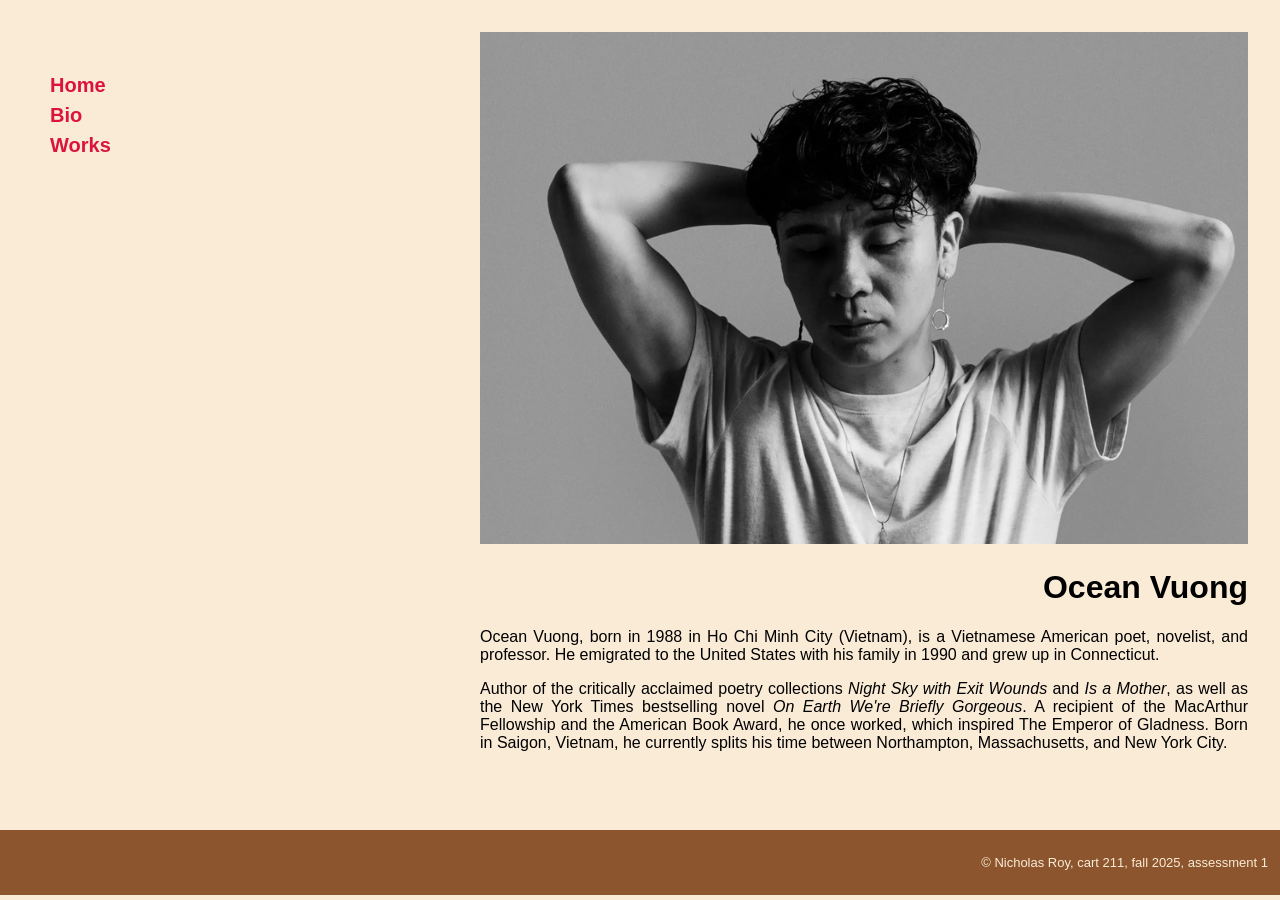
<file: assignment3/index.html>
<!DOCTYPE html>
<html lang='en'>
<head>
    <meta charset='utf-8'>
    <meta name='viewport' content='width=device-width, initial-scale=1'>
    <title>Ocean Vuong</title>
    <link rel='stylesheet' href='style.css'>
    <meta name="description" content="Explore the work of Ocean Vuong">
    <meta property="og:title" content="Ocean Vuong, award winning poet and novelist, author of 'On Earth We're Briefly Gorgeous' and 'Time Is a Mother.'">
    <meta property="og:description" content="Ocean Vuong, award winning poet and novelist, author of 'On Earth We're Briefly Gorgeous' and 'Time Is a Mother', explore love, loss, and identity with profound beauty"> 
    <meta name="author" content="Nicholas Roy">
    <meta name="copyright" content="copyright Nicholas Roy, student project, 2026">
</head>
<body>
    <div id="nav-pannel">
        <a href="./index.html">Home</a><br>
        <a href="./bio-page.html">Bio</a><br>
        <a href="./works-page.html">Works</a><br>
    </div>
    <div id="mainPage">
        <header class="">
            <img src="assets/Home.jpg" alt="self portrait of Vuong">
            <h1>Ocean Vuong</h1>
        </header>
        <main>
            <p>Ocean Vuong, born in 1988 in Ho Chi Minh City (Vietnam), is a Vietnamese American poet, novelist, and professor. He emigrated to the United States with his family in 1990 and grew up in Connecticut.</p>
            <p>Author of the critically acclaimed poetry collections <em>Night Sky with Exit Wounds</em> and <em>Is a Mother</em>, as well as the New York Times bestselling novel <em>On Earth We're Briefly Gorgeous</em>. A recipient of the MacArthur Fellowship and the American Book Award, he once worked, which inspired The Emperor of Gladness. Born in Saigon, Vietnam, he currently splits his time between Northampton, Massachusetts, and New York City.</p>
        </main>
    </div>
    <footer>
        <p>© Nicholas Roy, cart 211, fall 2025, assessment 1</p>
    </footer>
    
</body>
</html>
</file>
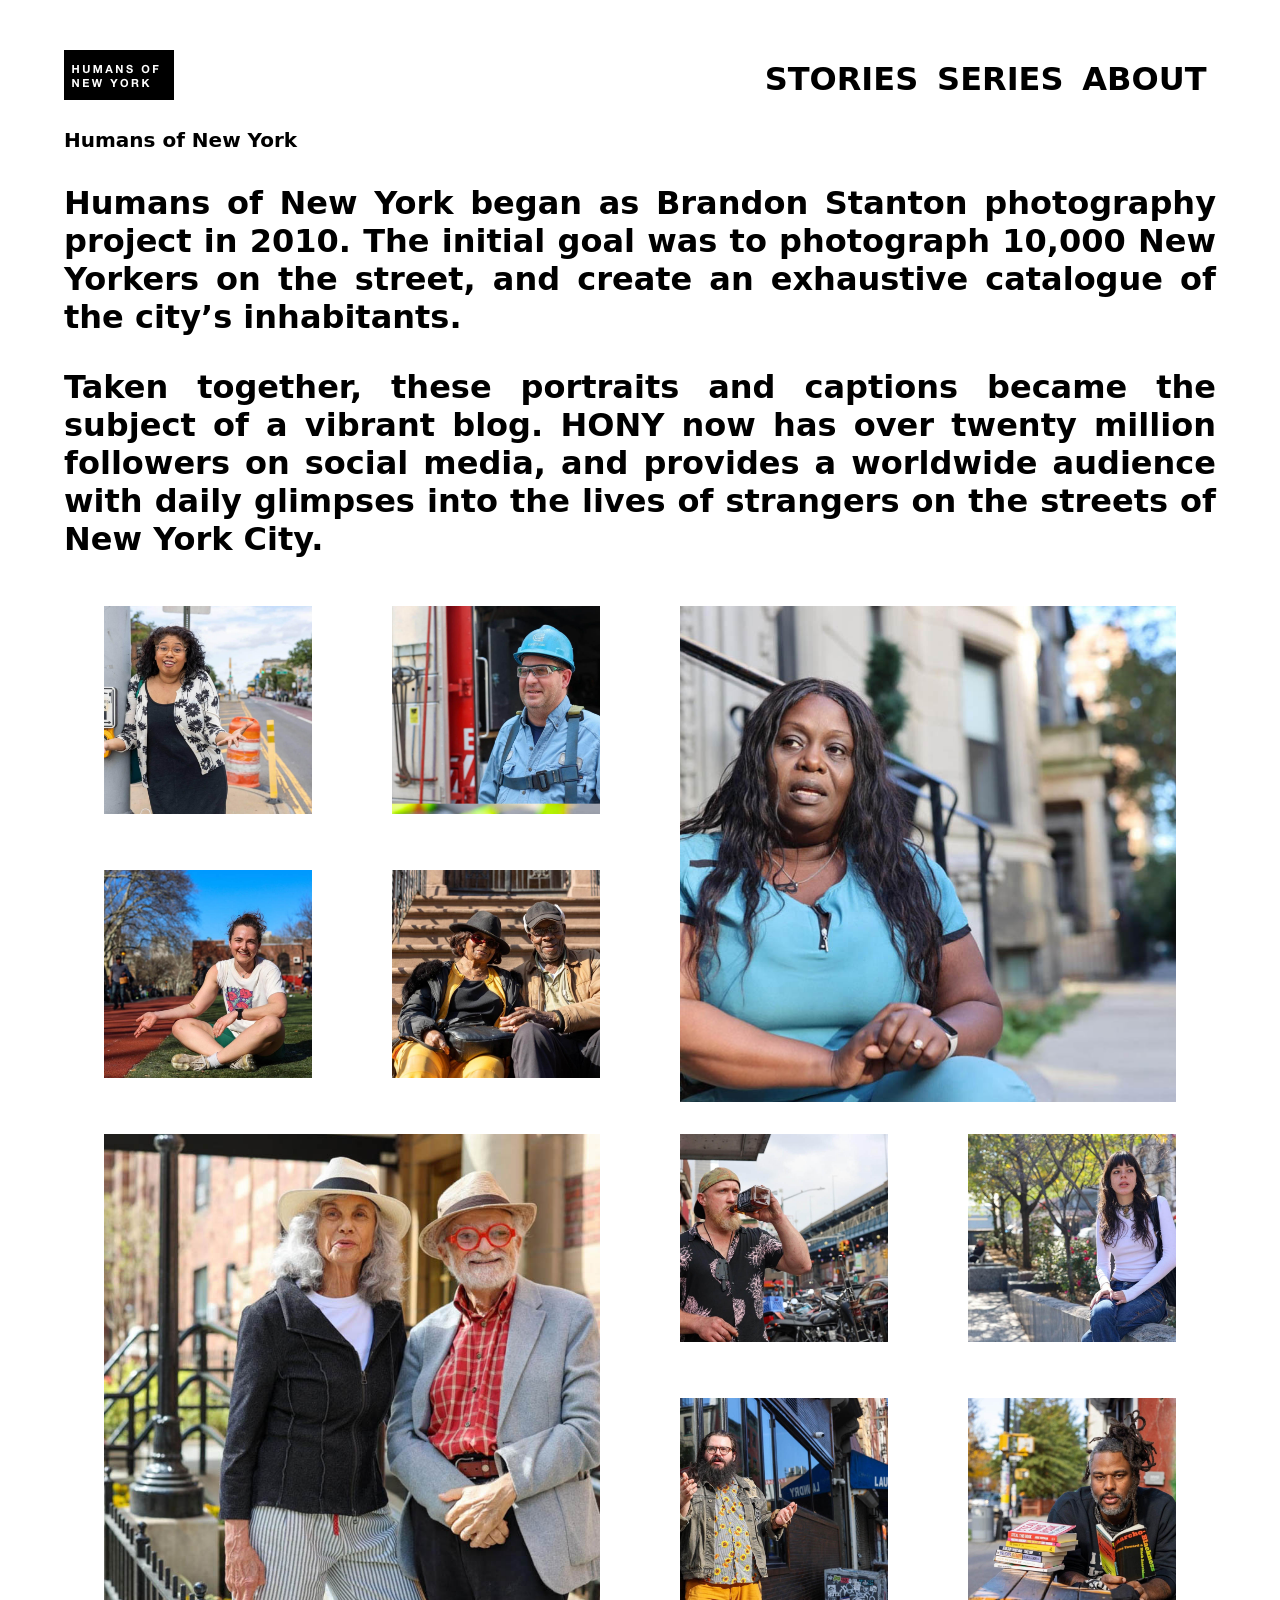
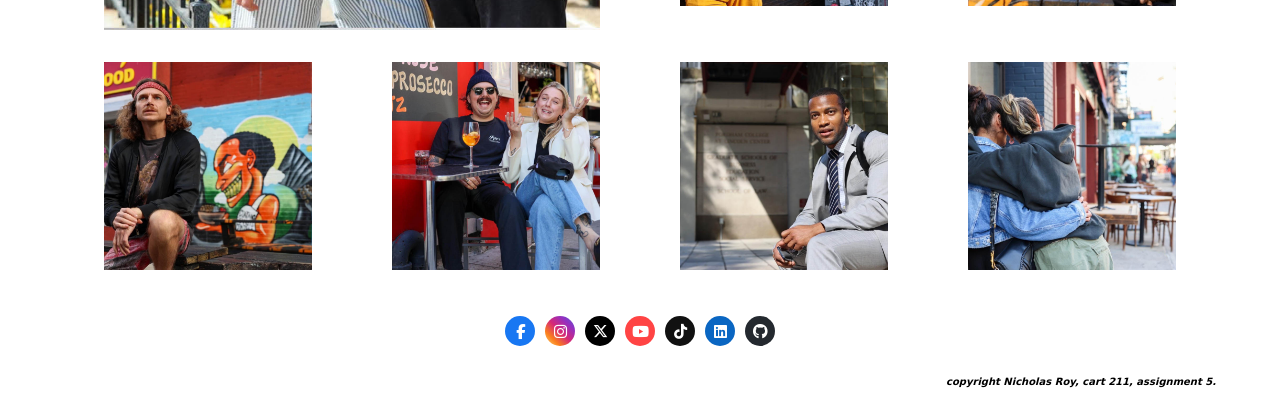
<file: assignment5/index.html>
<!DOCTYPE html>
<html lang="en">

<head>
    <meta charset="UTF-8">
    <meta name="viewport" content="width=device-width, initial-scale=1.0">
    <title>Humans of New York</title>

    <meta name="description" content="A Humans of New York Story. Course excerise (CART 211) exploring semantic HTML, 
    CSS grid and accesible media presentation">

    <meta property="og:type" content="article">
    <meta property="og:title" content="Humans of New York">
    <meta property="og:description" content="A Humans of New York story for CART 211">

    <meta property="og:url" content="https://hybrid.concordia.ca/btodd/humans.html">
    <meta property="og:image" content="https://hybrid.concordia.ca/btodd/humans/assets/america_pageant_og.jpg">

    <meta property="og:image:width" content="1200">
    <meta property="og:image:height" content="630">
    <meta property="og:image:alt" content="Portrait associated with the American Pageant Story">

    <meta name="twitter:card" content="summary_large_image">
    <meta name="twitter:title" content="A Humans of New York story for CART 211">
    <meta name="twitter:description" content="A Humans of New York story for CART 211">
    <meta name="twitter:image" content="insert image here">

    <!-- identifies the preferred URL for this page to search engines -->

    <link rel="canonical" href="put url here">

    <!-- adds a small icon to the browser tab -->
    <link rel="icon" href="Asst5/assets/icons8-favicon-50.png">

    <meta name="author" content="your name">
    <meta name="copyright" content="Nicholas Roy, student project. etc">

    <!-- stylesheet link -->

    <link rel="stylesheet" href="styles.css">

    <!-- Google Fonts -->
    <link rel="preconnect" href="https://fonts.googleapis.com">
    <link rel="preconnect" href="https://fonts.gstatic.com" crossorigin>
    <link
        href="https://fonts.googleapis.com/css2?family=Audiowide&family=Doto:wght@100..900&family=Roboto:ital,wght@0,100..900;1,100..900&display=swap"
        rel="stylesheet">

    <!-- Loads Font Awesome, a library of ready main assets -->

    <link rel="stylesheet" href="https://cdnjs.cloudflare.com/ajax/libs/font-awesome/6.7.2/css/all.min.css">

</head>



<body>

    <div id="wrapper">

        <header>
            <nav>
                <div class="logo">
                    <a href="#">
                        <img src="Asst5/assets/logo.png" alt="logo" width="110" height="50">

                    </a>



                </div>

                <div class="menu1">
                    <button type="button" class="close-menu" aria-label="Close Navigation Menu">
                        &times;
                    </button>

                    <a href="story.html" class="menu1">STORIES</a>
                    <a href="#" class="menu1">SERIES</a>
                    <a href="index.html" class="menu1">ABOUT</a>

                </div>

                <!-- Hamburger button: displayed on mobile and tabelt screens -->
                <div class="hamburger-menu">
                    <button type="button" aria-label="Open Navigation Menu">
                        <!-- font awesome displays the three horiz menu lines -->
                        <span class="fa fa-bars" aria-hidden="true">

                        </span>
                    </button>
                </div>


            </nav>

        </header>

        <!-- SECTION: Groups the main content of the page -->
        <section>

            <!-- ARTICLE: Contains a related piece of written and visual content. -->
            <article>
                <h1> Humans of New York</h1>
                <p class="intro">
                    Humans of New York began as Brandon Stanton photography project in 2010. The initial goal was to
                    photograph 10,000 New
                    Yorkers on the street, and create an exhaustive catalogue of the city’s inhabitants.



                </p>

                <p class="intro">
                    Taken together, these portraits and captions became the subject of a vibrant blog. HONY now has over
                    twenty million
                    followers on social media, and provides a worldwide audience with daily glimpses into the lives of
                    strangers on the
                    streets of New York City.


                </p>

                <!-- IMAGE GALLERY: 

               The pict class creates the CSS grid layout. 
               Each figure is one gallery item.
               Class im1 through im14 let css position images at different sizes to create an asymmetrtical collage -->

                <div class="pict">

                    <!-- Figure 1: image, link and caption -->

                    <figure class="im1">
                        <a href="story1.html">
                            <img src="Asst5/assets/america_pageant.jpg" class="im" alt="America Pageant Portrait">

                        </a>

                        <!-- Caption shown over the image using CSS -->

                        <div class="hover-text">America Pageant</div>


                    </figure>

                    <!-- Figure 2: -->

                    <figure class="im2">
                        <a href="story1.html">
                            <img src="Asst5/assets/Chipwich_guy.jpg" class="im" alt="Chipwich Guy Portrait">

                        </a>

                        <!-- Caption shown over the image using CSS -->

                        <div class="hover-text">Chipwich Guy</div>


                    </figure>

                    <!-- Figure 3: -->

                    <figure class="im3">
                        <a href="story1.html">
                            <img src="Asst5/assets/end_of_life_patient.jpg" class="im"
                                alt="End of life Patient Portrait">

                        </a>

                        <!-- Caption shown over the image using CSS -->

                        <div class="hover-text">End of life Patient</div>


                    </figure>

                    <!-- Figure 4 -->

                    <figure class="im4">
                        <a href="story1.html">
                            <img src="Asst5/assets/fake_sport.jpg" class="im" alt="Fake Sport Story Portrait">

                        </a>

                        <!-- Caption shown over the image using CSS -->

                        <div class="hover-text">Fake Sport Story Portrait</div>


                    </figure>

                    <!-- Figure 5 -->

                    <figure class="im5">
                        <a href="story1.html">
                            <img src="Asst5/assets/gettin_married.jpg" class="im" alt="Getting Married Portrait">

                        </a>

                        <!-- Caption shown over the image using CSS -->

                        <div class="hover-text">Getting Married</div>


                    </figure>

                    <!-- Figure 6 -->

                    <figure class="im6">
                        <a href="story1.html">
                            <img src="Asst5/assets/invisibility.jpg" class="im" alt="invisibility Story Portrait">

                        </a>

                        <!-- Caption shown over the image using CSS -->

                        <div class="hover-text">invisibility</div>


                    </figure>

                    <!-- Figure 6 -->

                    <figure class="im7">
                        <a href="story1.html">
                            <img src="Asst5/assets/Right_and_wrong.jpg" class="im" alt="Right and Wrong Story Portrait">

                        </a>

                        <!-- Caption shown over the image using CSS -->

                        <div class="hover-text">Right and Wrong</div>


                    </figure>

                    <!-- Figure 8 -->

                    <figure class="im8">
                        <a href="story1.html">
                            <img src="Asst5/assets/homework.jpg" class="im" alt="Homework Story">
                        </a>

                        <!-- Caption shown over the image using CSS -->

                        <div class="hover-text">Homework</div>


                    </figure>

                    <!-- Figure 9 -->

                    <figure class="im9">
                        <a href="story1.html">
                            <img src="Asst5/assets/sketchbook.jpg" class="im" alt="sketchbook Story">
                        </a>

                        <!-- Caption shown over the image using CSS -->

                        <div class="hover-text">sketchbook</div>


                    </figure>

                    <!-- Figure 10 -->

                    <figure class="im10">
                        <a href="story1.html">
                            <img src="Asst5/assets/the_algorithm.jpg" class="im" alt="Algorithm Story">
                        </a>

                        <!-- Caption shown over the image using CSS -->

                        <div class="hover-text">Algorithm</div>


                    </figure>
                    <!-- Figure 11 -->

                    <figure class="im11">
                        <a href="story1.html">
                            <img src="Asst5/assets/The_Empire.jpg" class="im" alt="The Empire Story">
                        </a>

                        <!-- Caption shown over the image using CSS -->

                        <div class="hover-text">The Empire</div>


                    </figure>

                    <!-- Figure 12 -->

                    <figure class="im12">
                        <a href="story1.html">
                            <img src="Asst5/assets/Mardi-Gras.jpg" class="im" alt="Mardi Gras Story">
                        </a>

                        <!-- Caption shown over the image using CSS -->

                        <div class="hover-text">Mardi Gras</div>


                    </figure>

                    <!-- Figure 13 -->

                    <figure class="im13">
                        <a href="story1.html">
                            <img src="Asst5/assets/they_loved_me.jpg" class="im" alt="They Loved me Story">
                        </a>

                        <!-- Caption shown over the image using CSS -->

                        <div class="hover-text">They Loved Me</div>


                    </figure>

                    <!-- Figure 14 -->

                    <figure class="im14">
                        <a href="story1.html">
                            <img src="Asst5/assets/exhausting_to_me.jpg" class="im" alt="Exsauhsting">
                        </a>

                        <!-- Caption shown over the image using CSS -->

                        <div class="hover-text">Exhausting</div>


                    </figure>












                </div>

            </article>


        </section>

        <footer>
            <section class="social-section">
                <div class="social-icons">

                    <a href="https://facebook.com" class="social facebook" aria-label="Facebook">
                        <i class="fa-brands fa-facebook-f"></i>
                    </a>

                    <a href="https://instagram.com" class="social instagram" aria-label="Instagram">
                        <i class="fa-brands fa-instagram"></i>
                    </a>

                    <a href="https://x.com" class="social twitter" aria-label="X">
                        <i class="fa-brands fa-x-twitter"></i>
                    </a>
                    <a href="https://youtube.com" class="social youtube" aria-label="youtube">
                        <i class="fa-brands fa-youtube"></i>
                    </a>

                    <a href="https://tiktok.com" class="social tiktok" aria-label="tiktok">
                        <i class="fa-brands fa-tiktok"></i>
                    </a>
                    <a href="https://linkedin.com" class="social linkedin" aria-label="linkedin">
                        <i class="fa-brands fa-linkedin"></i>
                    </a>

                    <a href="https://github.com" class="social github" aria-label="github">
                        <i class="fa-brands fa-github"></i>
                    </a>
                </div>
            </section>

            <div class="credits">
                <p>

                    copyright Nicholas Roy, cart 211, assignment 5.
                </p>


            </div>

        </footer>


    </div>

    <!-- Js -->
    <!-- makes mobile hamburger menu open and close 
    js adds/removes a css class
    js decides what menu looks like when class is present -->

    <script>
        // wait until doc content load, so buttons exist when js accesses them
        document.addEventListener('DOMContentLoaded', () => {
            // get hamburg element
            const hamburgerButton = document.querySelector('.hamburger-menu button');
            // get x button for nav menu close
            const closeButton = document.querySelector('.close-menu');
            // find nav link container
            const menu1 = document.querySelector('.menu1');

            // when hamburger is clicked, add the class "menu-deployed" to the vavigation menu. Then css uses this class to make the menu visible
            hamburgerButton.addEventListener('click', () => {
                menu1.classList.add('menu-deployed');
            });

            // When X is clicked, remove menu-deployed so that menu closes
            closeButton.addEventListener('click', () => {
                menu1.classList.remove('menu-deployed');
            });

        });

    </script>
    


</body>

</html>
</file>
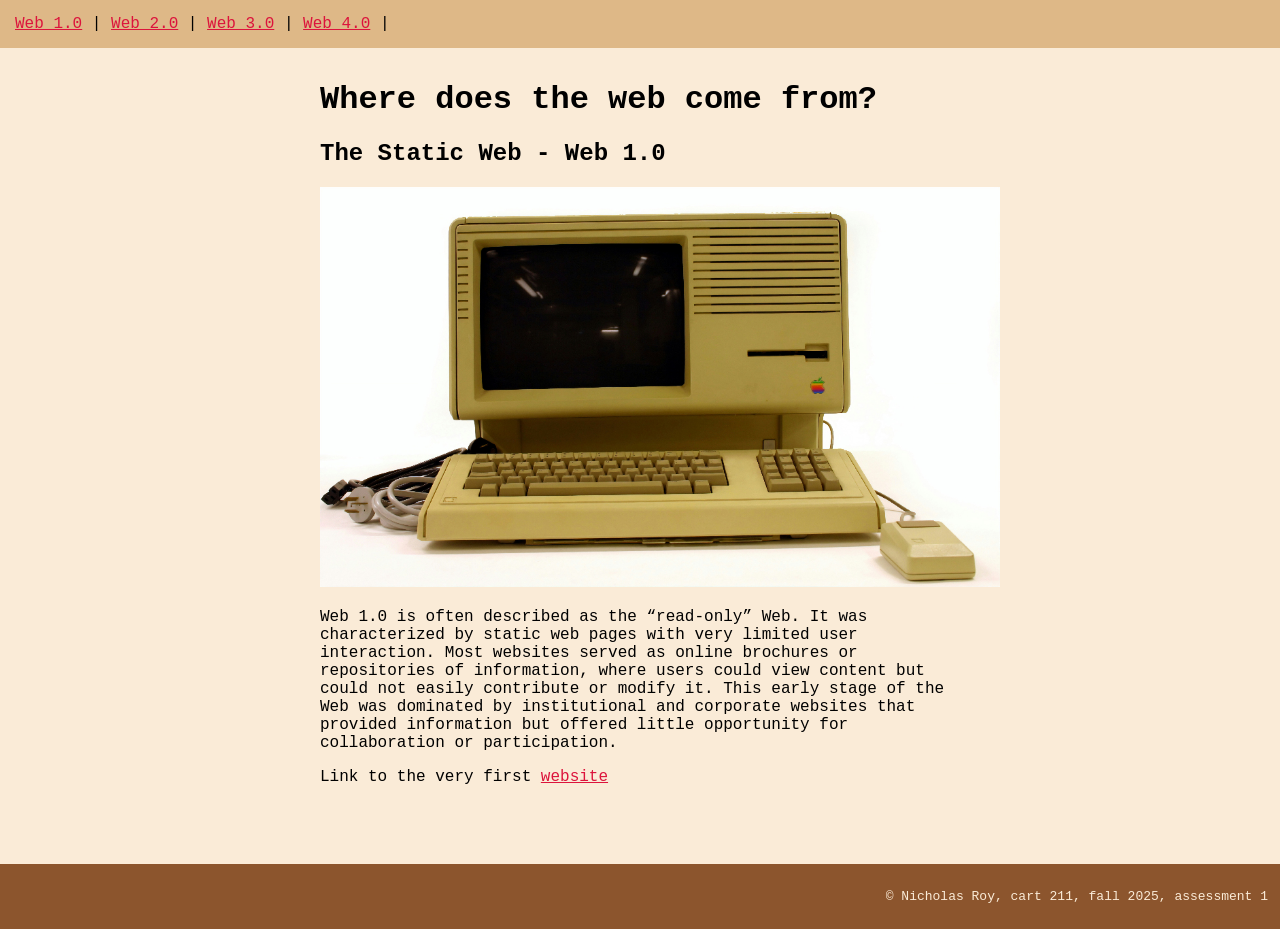
<file: assignment2/website/index.html>
<!DOCTYPE html>
<html lang='en'>
<head>
    <meta charset='utf-8'>
    <meta name='viewport' content='width=device-width, initial-scale=1'>
    <title>Origins of the web</title>
    <link rel='stylesheet' href='style.css'>
</head>
<body>
    <div id="navbar">
        <a href="./index.html">Web 1.0</a> |
        <a href="./page2.html">Web 2.0</a> |
        <a href="./page3.html">Web 3.0</a> |
        <a href="./page4.html">Web 4.0</a> |
    </div>
    <div id="mainPage">
        <header>
            <h1>Where does the web come from?</h1>
            <h2>The Static Web - Web 1.0</h2>
            <img src="images/apple-lisa.jpg" alt="">
        </header>
        <main>
            <p>Web 1.0 is often described as the “read-only” Web. It was characterized by static web pages with very limited user interaction. Most websites served as online brochures or repositories of information, where users could view content but could not easily contribute or modify it. This early stage of the Web was dominated by institutional and corporate websites that provided information but offered little opportunity for collaboration or participation.</p>
            <p>Link to the very first <a href="https://info.cern.ch" target="_blank">website</a></p>
        </main>
    </div>
    <footer>
        <p>© Nicholas Roy, cart 211, fall 2025, assessment 1</p>
    </footer>

</body>
</html>
</file>
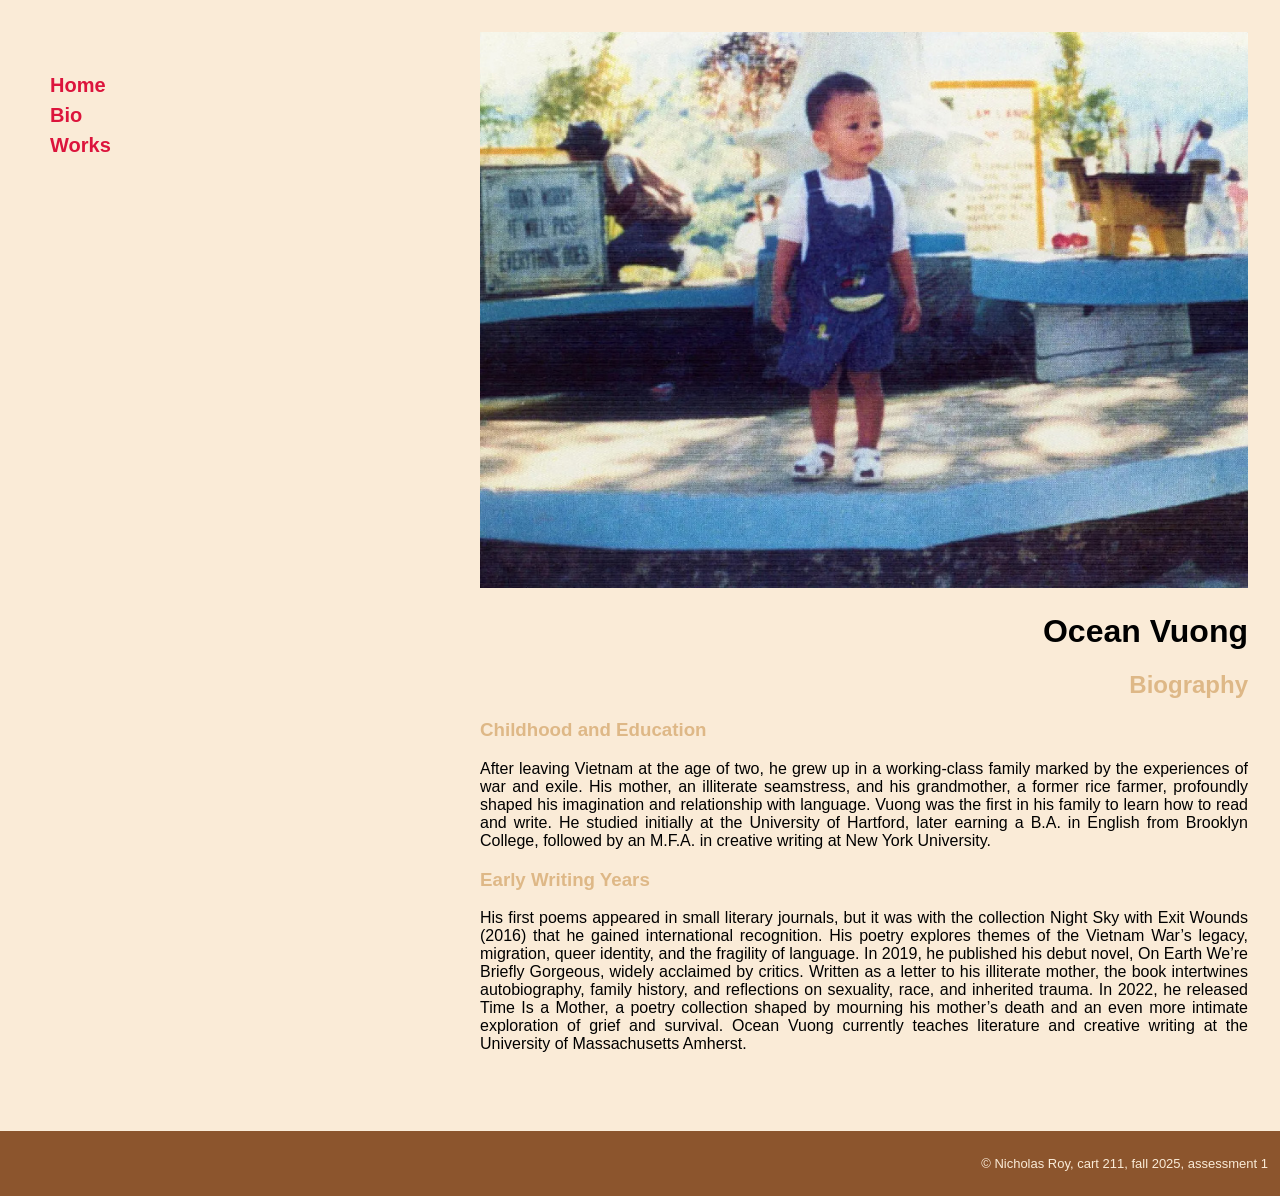
<file: assignment3/bio-page.html>
<!DOCTYPE html>
<html lang='en'>

<head>
    <meta charset='utf-8'>
    <meta name='viewport' content='width=device-width, initial-scale=1'>
    <title>Ocean Vuong</title>
    <link rel='stylesheet' href='style.css'>
    <meta name="description" content="Explore the work of Ocean Vuong">
    <meta property="og:title"
        content="Ocean Vuong, award winning poet and novelist, author of 'On Earth We're Briefly Gorgeous' and 'Time Is a Mother.'">
    <meta property="og:description"
        content="Ocean Vuong, award winning poet and novelist, author of 'On Earth We're Briefly Gorgeous' and 'Time Is a Mother', explore love, loss, and identity with profound beauty">
    <meta name="author" content="Nicholas Roy">
    <meta name="copyright" content="copyright Nicholas Roy, student project, 2026">
</head>

<body>
    <div id="nav-pannel">
        <a href="./index.html">Home</a><br>
        <a href="./bio-page.html">Bio</a><br>
        <a href="./works-page.html">Works</a><br>
    </div>
    <div id="mainPage">
        <header>
            <img src="assets/Bio.jpg" alt="self portrait of Vuong">
            <h1>Ocean Vuong</h1>
            <h2>Biography</h2>
        </header>
        <main>
            <h3>Childhood and Education</h3>
            
            <p>
                After leaving Vietnam at the age of two, he grew up in a working-class family marked by the experiences of war and
                exile. His mother, an illiterate seamstress, and his grandmother, a former rice farmer, profoundly shaped his
                imagination and relationship with language. Vuong was the first in his family to learn how to read and write.
                He studied initially at the University of Hartford, later earning a B.A. in English from Brooklyn College, followed by
                an M.F.A. in creative writing at New York University.
            </p>

            <h3>Early Writing Years</h3>
            
            <p>
                His first poems appeared in small literary journals, but it was with the collection Night Sky with Exit Wounds (2016)
                that he gained international recognition. His poetry explores themes of the Vietnam War’s legacy, migration, queer
                identity, and the fragility of language.
                In 2019, he published his debut novel, On Earth We’re Briefly Gorgeous, widely acclaimed by critics. Written as a letter
                to his illiterate mother, the book intertwines autobiography, family history, and reflections on sexuality, race, and
                inherited trauma.
                In 2022, he released Time Is a Mother, a poetry collection shaped by mourning his mother’s death and an even more
                intimate exploration of grief and survival.
                Ocean Vuong currently teaches literature and creative writing at the University of Massachusetts Amherst.
            </p>
        </main>
    </div>
    <footer>
        <p>© Nicholas Roy, cart 211, fall 2025, assessment 1</p>
    </footer>

</body>

</html>
</file>
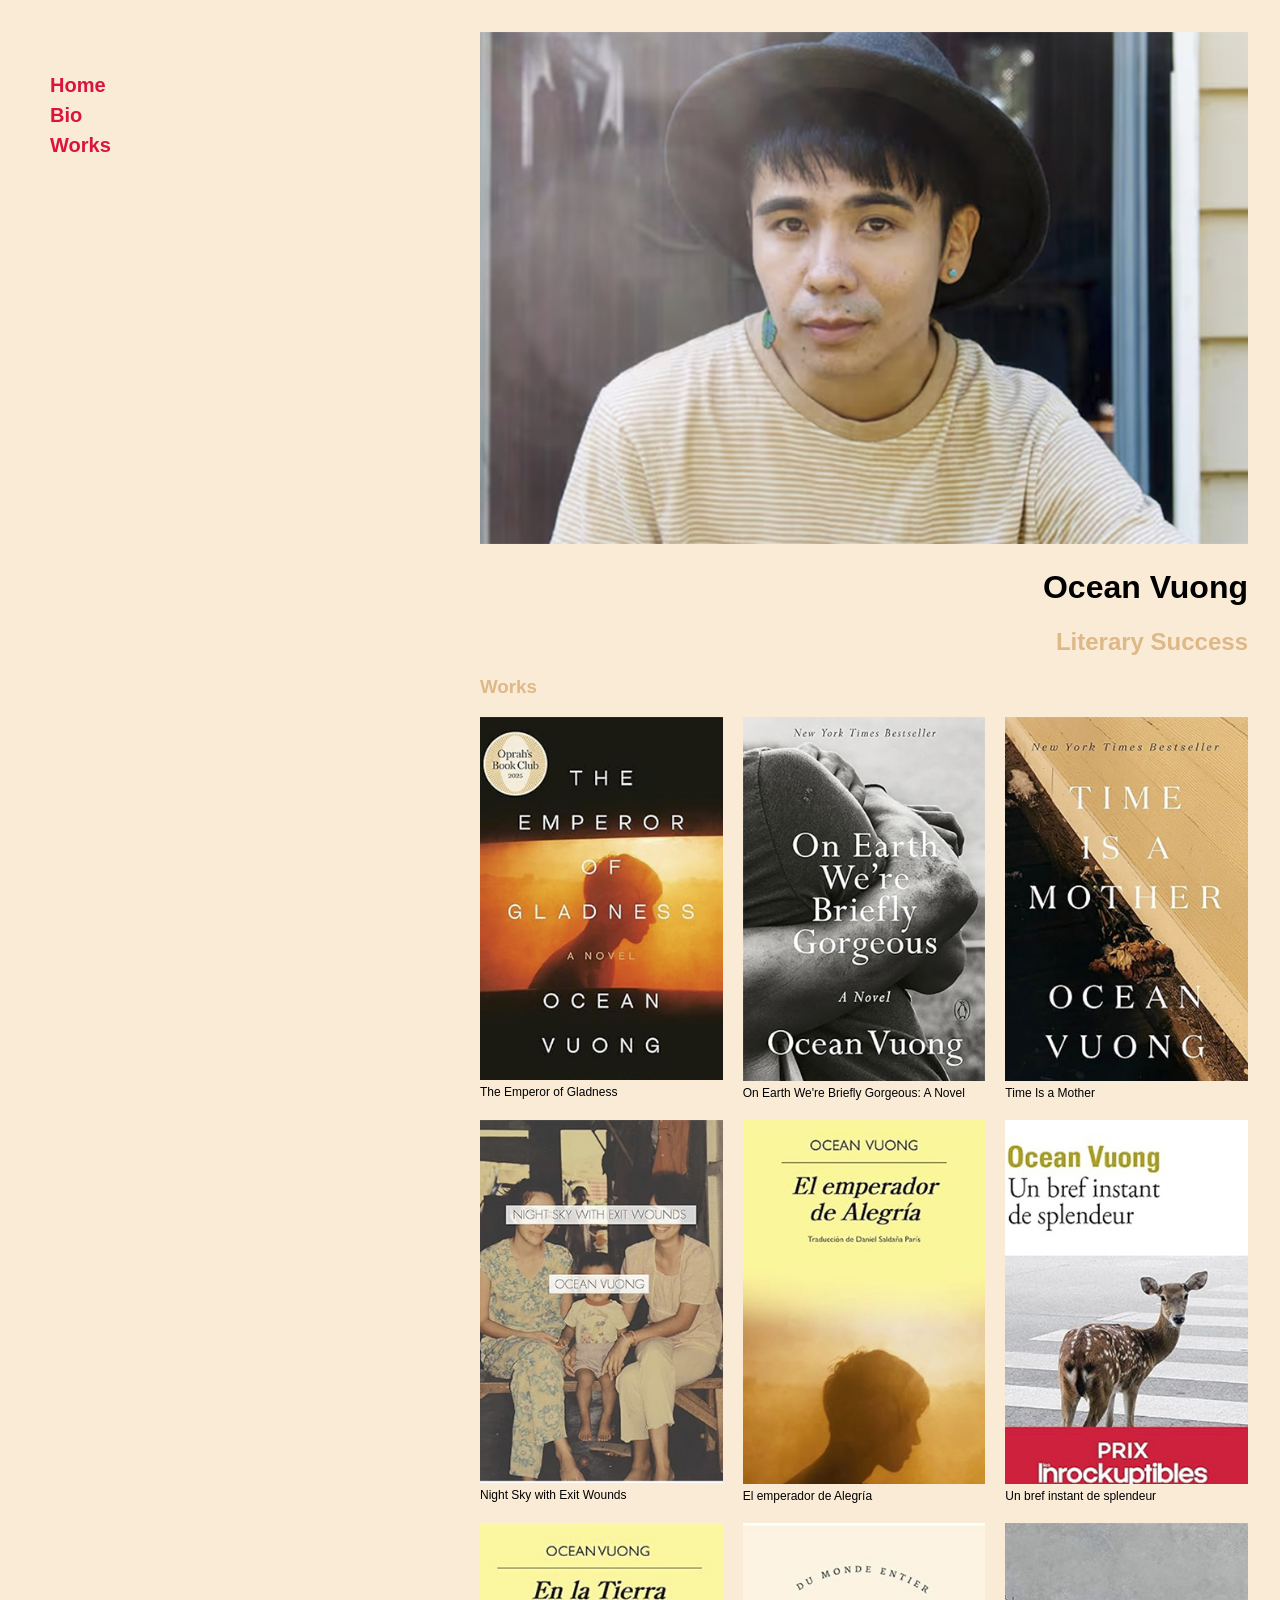
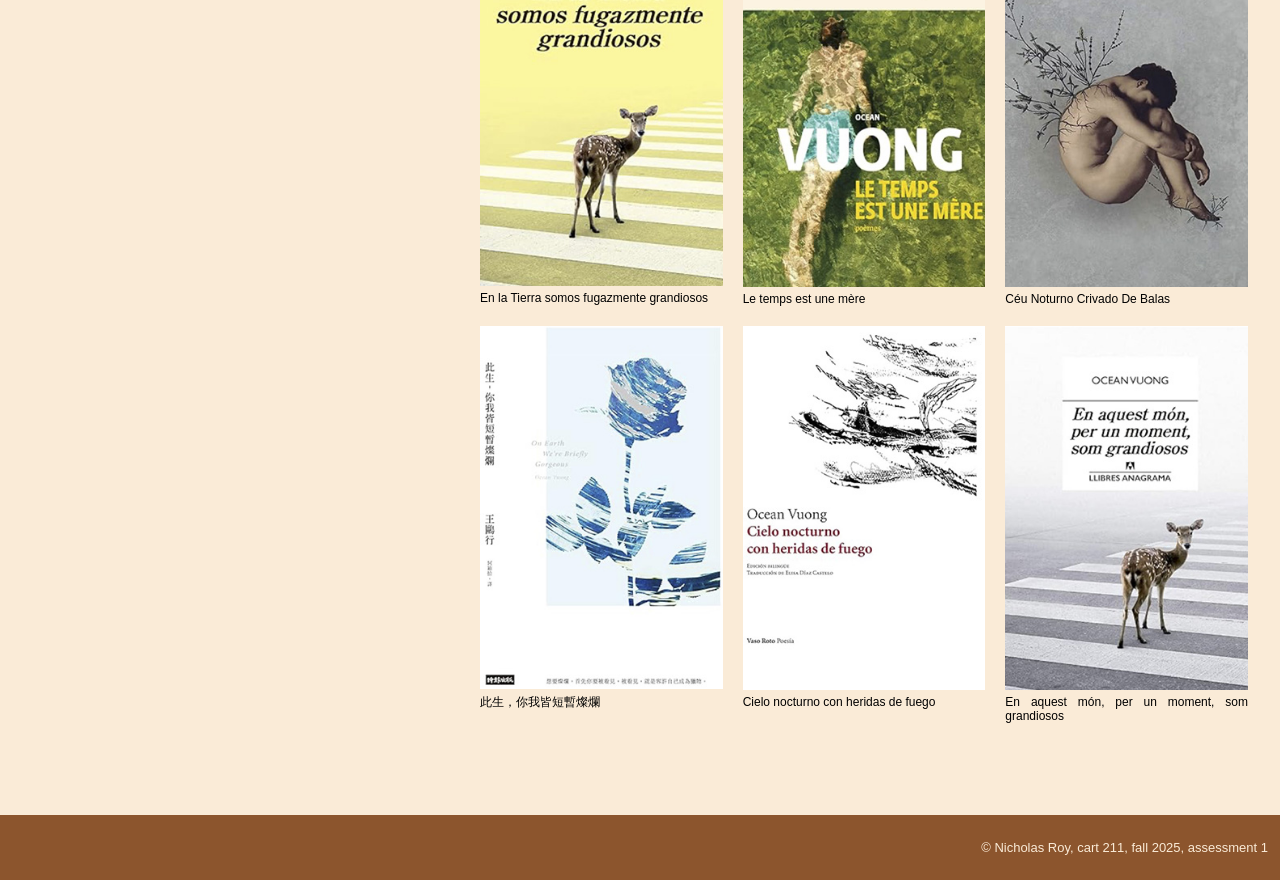
<file: assignment3/works-page.html>
<!DOCTYPE html>
<html lang='en'>

<head>
    <meta charset='utf-8'>
    <meta name='viewport' content='width=device-width, initial-scale=1'>
    <title>Ocean Vuong</title>
    <link rel='stylesheet' href='style.css'>
    <meta name="description" content="Explore the work of Ocean Vuong">
    <meta property="og:title"
        content="Ocean Vuong, award winning poet and novelist, author of 'On Earth We're Briefly Gorgeous' and 'Time Is a Mother.'">
    <meta property="og:description"
        content="Ocean Vuong, award winning poet and novelist, author of 'On Earth We're Briefly Gorgeous' and 'Time Is a Mother', explore love, loss, and identity with profound beauty">
    <meta name="author" content="Nicholas Roy">
    <meta name="copyright" content="copyright Nicholas Roy, student project, 2026">
</head>

<body>
    <div id="nav-pannel">
        <a href="./index.html">Home</a><br>
        <a href="./bio-page.html">Bio</a><br>
        <a href="./works-page.html">Works</a><br>
    </div>
    <div id="mainPage">
        <header class="header-img-container">
            <img src="assets/work.jpg" alt="self portrait of Vuong">
            <h1>Ocean Vuong</h1>
            <h2>Literary Success</h2>
        </header>       
            <h3>Works</h3>

            <section>
                <article>
                    <div class="books">

                        <figure>
                            <img src="assets/Emperor.jpg" alt="The Emperor of Gladness" loading="lazy">
                            <figcaption>The Emperor of Gladness</figcaption>
                        </figure>

                        <figure>
                            <img src="assets/Earth.jpg" alt="On Earth We're Briefly Gorgeous: A Novel" loading="lazy">
                            <figcaption>On Earth We're Briefly Gorgeous: A Novel</figcaption>
                        </figure>

                        <figure>
                            <img src="assets/Mother.jpg" alt="Time Is a Mother" loading="lazy">
                            <figcaption>Time Is a Mother</figcaption>
                        </figure>

                        <figure>
                            <img src="assets/Wounds.jpg" alt="Night Sky with Exit Wounds" loading="lazy">
                            <figcaption>Night Sky with Exit Wounds</figcaption>
                        </figure>

                        <figure>
                            <img src="assets/Emperador.jpg" alt="El emperador de Alegría" loading="lazy">
                            <figcaption>El emperador de Alegría</figcaption>
                        </figure>

                        <figure>
                            <img src="assets/splendeur.jpg" alt="Un bref instant de splendeur" loading="lazy">
                            <figcaption>Un bref instant de splendeur</figcaption>
                        </figure>

                        <figure>
                            <img src="assets/Tierra.jpg" alt="En la Tierra somos fugazmente grandiosos" loading="lazy">
                            <figcaption>En la Tierra somos fugazmente grandiosos</figcaption>
                        </figure>

                        <figure>
                            <img src="assets/mere.jpg" alt="Le temps est une mère" loading="lazy">
                            <figcaption>Le temps est une mère</figcaption>
                        </figure>

                        <figure>
                            <img src="assets/Balas.jpg" alt="Céu Noturno Crivado De Balas" loading="lazy">
                            <figcaption>Céu Noturno Crivado De Balas</figcaption>
                        </figure>

                        <figure>
                            <img src="assets/ChineseED.jpg" alt="此生，你我皆短暫燦爛" loading="lazy">
                            <figcaption>此生，你我皆短暫燦爛</figcaption>
                        </figure>

                        <figure>
                            <img src="assets/Heridas.jpg" alt="Cielo nocturno con heridas de fuego" loading="lazy">
                            <figcaption>Cielo nocturno con heridas de fuego</figcaption>
                        </figure>

                        <figure>
                            <img src="assets/aquest.jpg" alt="En aquest món, per un moment, som grandiosos" loading="lazy">
                            <figcaption>En aquest món, per un moment, som grandiosos</figcaption>
                        </figure>
                    

                    </div>
                </article>
            </section>
    </div>
    <footer>
        <p>© Nicholas Roy, cart 211, fall 2025, assessment 1</p>
    </footer>

</body>

</html>
</file>
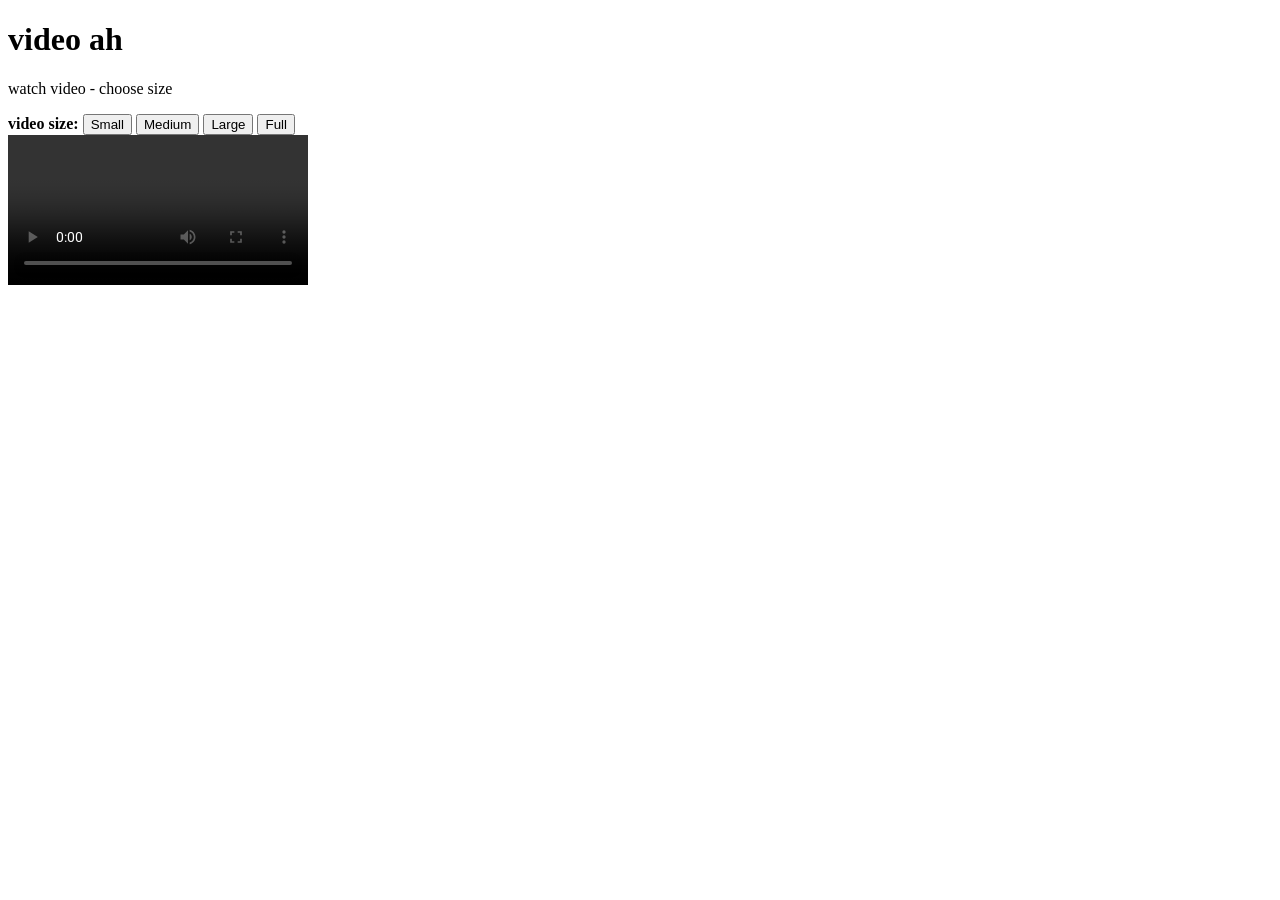
<file: fonts/goole-fonts.html>
<!DOCTYPE html>
<html lang='en'>
<head>
    <meta charset='utf-8'>
    <meta name='viewport' content='width=device-width, initial-scale=1'>
    <title>Google Fonts</title>
    <link rel='stylesheet' href='style.css'>

    <!-- connect tp google font -->
    <link rel="preconnect" href="https://fonts.googleapis.com">
    <link rel="preconnect" href="https://fonts.gstatic.com" crossorigin>
    <!-- load roboto -->
    <link
        href="https://fonts.googleapis.com/css2?family=Roboto+Condensed:ital,wght@0,100..900;1,100..900&family=Roboto:ital,wght@0,100..900;1,100..900&display=swap"
        rel="stylesheet">


</head>
<body>
    <h1>video ah</h1>
    <p>watch video - choose size</p>

    <!-- video size control buttons -->
    <div class="sizeControls">
        <strong>video size:</strong>
        <button onclick="changeSize('small')">Small</button>
        <button onclick="changeSize('medium')">Medium</button>
        <button onclick="changeSize('large')">Large</button>
        <button onclick="changeSize('full')">Full</button> <!-- fills the screen -->
    </div>

    <!-- video player -->
    <video id="myVideo" class="full" controls>
        <sourcesrc="video.mp4" type="video/mp4">

        sorry video not working
    </video>

    <script>
        function changeSize(size) {
            const video = document.getElementById("myVideo");

            video.classList.remove(
                "small",
                "medium",
                "large",
                "full"
            )

            video.classList.add(size);
        }

    </script>
    
    
</body>
</html>
</file>
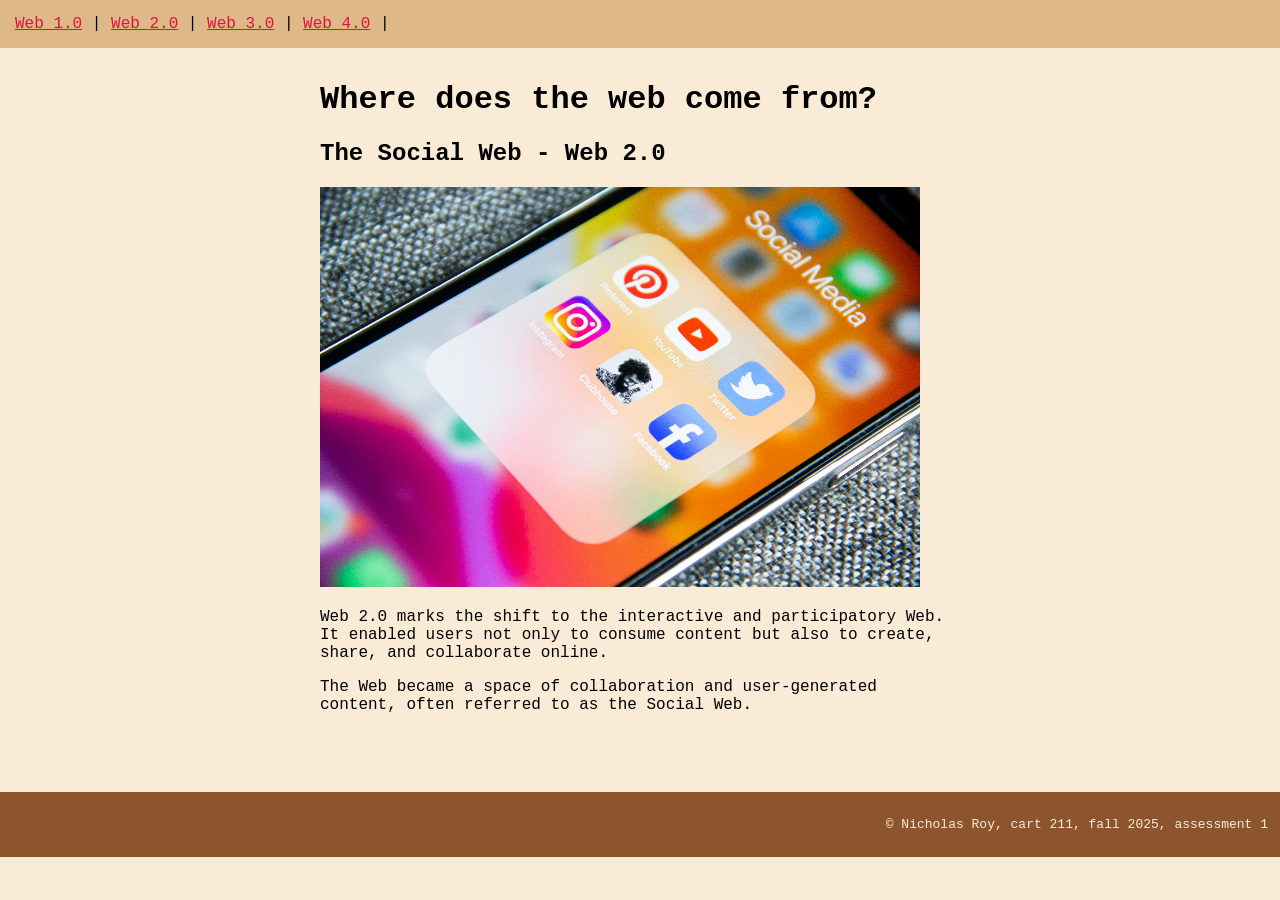
<file: assignment2/website/page2.html>
<!DOCTYPE html>
<html lang='en'>
<head>
    <meta charset='utf-8'>
    <meta name='viewport' content='width=device-width, initial-scale=1'>
    <title>Origins of the web</title>
    <link rel='stylesheet' href='style.css'>
</head>
<body>
    <div id="navbar">
        <a href="./index.html">Web 1.0</a> |
        <a href="./page2.html">Web 2.0</a> |
        <a href="./page3.html">Web 3.0</a> |
        <a href="./page4.html">Web 4.0</a> |
    </div>
    <div id="mainPage">
        <header>
            <h1>Where does the web come from?</h1>
            <h2>The Social Web - Web 2.0</h2>
            <img src="images/social_media.jpg" alt="">
        </header>
        <main>
            <p>Web 2.0 marks the shift to the interactive and participatory Web. It enabled users not only to consume content but also to create, share, and collaborate online.</p>
            <p>The Web became a space of collaboration and user-generated content, often referred to as the Social Web.</p>
        </main>
    </div>
    
    <footer>
        <p>© Nicholas Roy, cart 211, fall 2025, assessment 1</p>
    </footer>

</body>
</html>
</file>
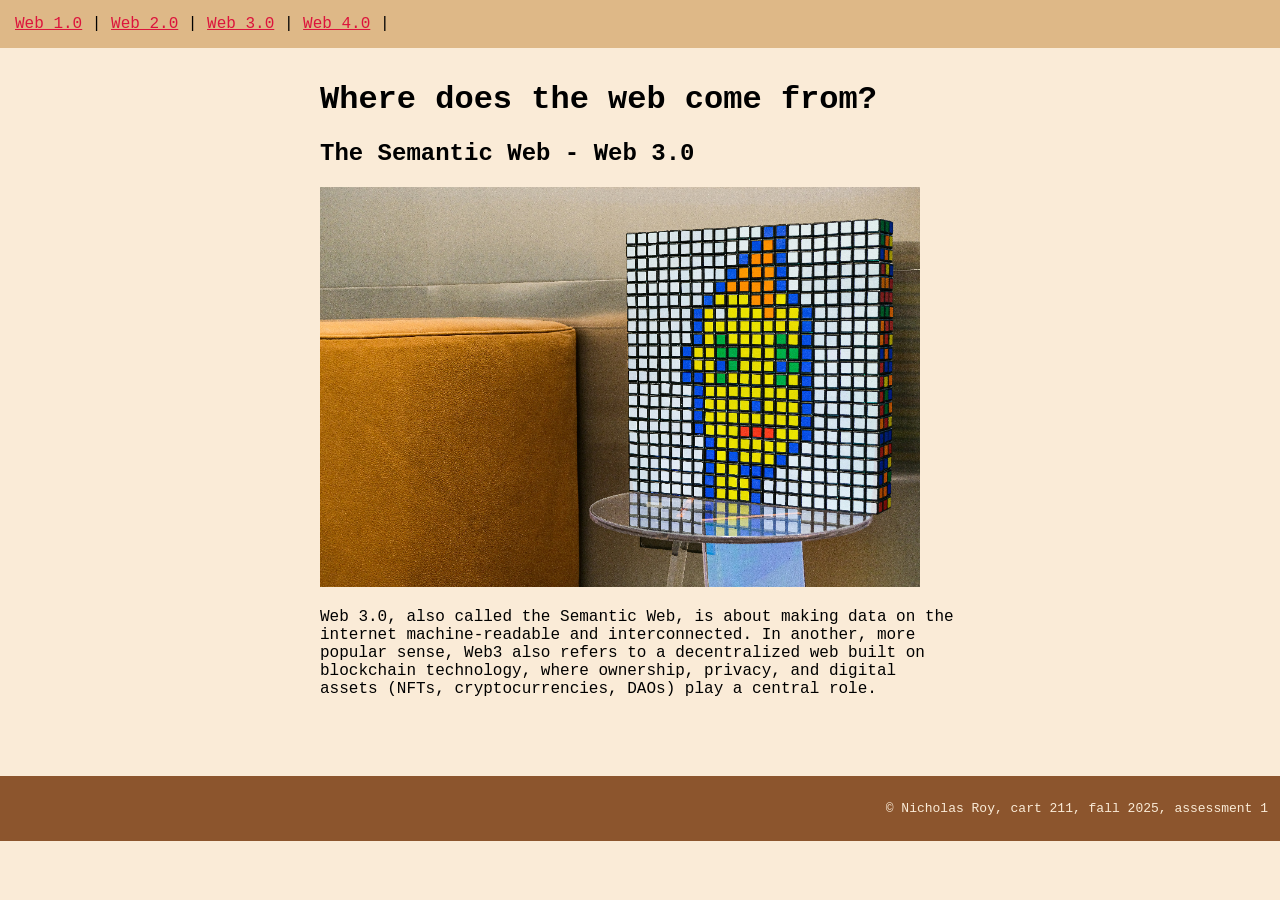
<file: assignment2/website/page3.html>
<!DOCTYPE html>
<html lang='en'>
<head>
    <meta charset='utf-8'>
    <meta name='viewport' content='width=device-width, initial-scale=1'>
    <title>Origins of the web</title>
    <link rel='stylesheet' href='style.css'>
</head>
<body>
    <div id="navbar">
        <a href="./index.html">Web 1.0</a> |
        <a href="./page2.html">Web 2.0</a> |
        <a href="./page3.html">Web 3.0</a> |
        <a href="./page4.html">Web 4.0</a> |
    </div>
    <div id="mainPage">
        <header>
            <h1>Where does the web come from?</h1>
            <h2>The Semantic Web - Web 3.0</h2>
            <img src="images/cryptopunk.jpg" alt="">
        </header>
        <main>
            <p>Web 3.0, also called the Semantic Web, is about making data on the internet machine-readable and interconnected. In another, more popular sense, Web3 also refers to a decentralized web built on blockchain technology, where ownership, privacy, and digital assets (NFTs, cryptocurrencies, DAOs) play a central role.</p>
        </main>
    </div>
    
    <footer>
        <p>© Nicholas Roy, cart 211, fall 2025, assessment 1</p>
    </footer>

</body>
</html>
</file>
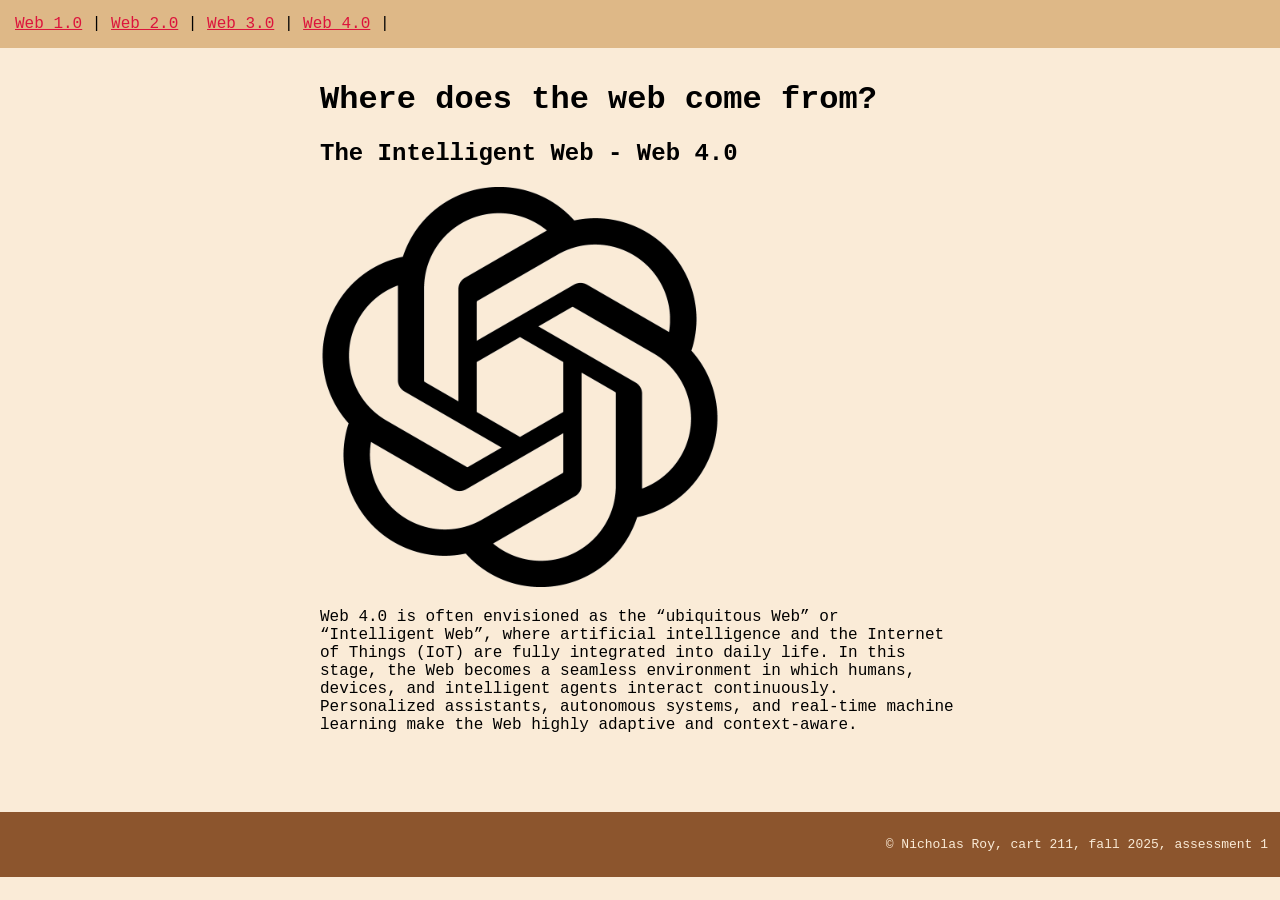
<file: assignment2/website/page4.html>
<!DOCTYPE html>
<html lang='en'>
<head>
    <meta charset='utf-8'>
    <meta name='viewport' content='width=device-width, initial-scale=1'>
    <title>Origins of the web</title>
    <link rel='stylesheet' href='style.css'>
</head>
<body>
    <div id="navbar">
        <a href="./index.html">Web 1.0</a> |
        <a href="./page2.html">Web 2.0</a> |
        <a href="./page3.html">Web 3.0</a> |
        <a href="./page4.html">Web 4.0</a> |
    </div>
    <div id="mainPage">
        <header>
            <h1>Where does the web come from?</h1>
            <h2>The Intelligent Web - Web 4.0</h2>
            <img src="images/ChatGPT-Logo.gif" alt="">
        </header>
        <main>
            <p>Web 4.0 is often envisioned as the “ubiquitous Web” or “Intelligent Web”, where artificial intelligence and the Internet of Things (IoT) are fully integrated into daily life. In this stage, the Web becomes a seamless environment in which humans, devices, and intelligent agents interact continuously. Personalized assistants, autonomous systems, and real-time machine learning make the Web highly adaptive and context-aware.</p> 
        </main>
    </div>
    <footer>
        <p>© Nicholas Roy, cart 211, fall 2025, assessment 1</p>
    </footer>

</body>
</html>
</file>
<file: assignment3/style.css>
body {
    background-color: antiquewhite;
    font-family: Arial, Helvetica, sans-serif;
    margin: 0;
    padding: 0;
}

#head-wrapper {
    margin-top: 50px;
    float: right;
    width: 60%;
    margin-right: 50px;
}

header img {
    width: 100%;
    height: auto;
    /* display: block; */
}

header h1,
header h2 {
    text-align: right;
}

h3,
h2 {
    color: burlywood;
}

#mainPage {
    padding: 12px;
    /* center the main page */
    margin: 20px;
    margin-left: auto;
    width: 60%;
    margin-bottom: 50px;
    text-align: justify;
}


#navbar {
    background-color: burlywood;
    width: 100%;
    padding: 15px;
}

#nav-pannel {
    float: left;
    margin-top: 50px;
    margin-left: 50px;
    width: 15%;
    line-height: 30px;
    position: fixed;
    font-size: 20px;
}

#nav-pannel a {
    text-decoration: none;
    font-weight: bold;
    /* display: block; */
}

a:link {
    color: crimson;
}



section {
    margin-bottom: 30px;
    text-align: justify;
    width: 100%;
}


/* .books {
    display: grid;
    grid-template-columns: auto auto auto;
    max-width: 100%;
    height: auto;
    gap: 16px;
} */

.books {
    display: grid;
    grid-template-columns: repeat(auto-fit,minmax(180px,1fr));
    /* max-width: 100%; */
    gap: 20px;
}

.books img {
    display: block;
    width: 100%;
    height: 450px;
    height: auto;
    object-fit: cover;
}

.books figure {
    margin: 0;
}

article figure figcaption {
    margin-top: 5px;
    font-size: 12px;
}

a:visited {
    color: darkred;
}

figure img {
    /* max-width: 80%; */
    max-height: 400px;
    width: auto;
}

footer {
    background-color: rgb(140, 85, 45);
    font-size: small;
    color: antiquewhite;
    text-align: right;
    padding: 12px;
}

/* MEDIA QUERIES */
/* TABLET: up to 900px */
@media (max-width: 900px) {
    #mainPage {
        width: 70%;
        margin-right: 20px;
    }
    #nav-pannel {
        margin-left: 30px;
        width: 20%;
    }
    .books {
        grid-template-columns: repeat(2,1fr);
        
    }
}

/* MOBILE: up to 600px; */
@media (max-width: 600px) {
    /* navigation becomes a normal horiz bar */
    #nav-pannel {
        width: 100%;
        box-sizing: border-box;
        margin: 0 0 40px 0;
        padding: 10px 5px;

        position: relative;
        float: none;

        display: flex;
        justify-content: space-around;
        align-items: center;
        flex-wrap: wrap;

        line-height: 30px;

        background: black;
        border-bottom: 4px, solid black;

        z-index: 1000;
    }

    #nav-pannel a {
        color: antiquewhite;
    }

    #nav-pannel a:hover {
        color: red;
    }

    /* touch interactions */
    #nav-pannel a:active {
        background: darkred;
    }
     
    /* main content */
    #mainPage {
        width: 92%;
        margin: auto;
        float: none;
    }

    header h1 {
        text-align: right;
        font-size: 23px;
        margin-top: 40px;
    }

    header h2 {
        text-align: right;
        font-size: 18px;
    }

    header h1 {
        font-size: 18px;;
    }

    .books{
        grid-template-columns: repeat(2,1fr);
        gap: 16px;
    }

    /* footer */
    footer {
        margin-top: 40px;
        font-size: 12px;
    }
}

/* EXTRA SMALL DEVICES */
@media (max-width: 400px) {
    #nav-pannel {
        padding: 8px 0;
    }

    #mainPage {
        width: 90%;
    }

    .books {
        gap: 12px;
    }

    article figure figcaption {
        font-size: 11px;
    }
}
</file>
<file: assignment5/styles.css>
body {

    font-family: system-ui, -apple-system, BlinkMacSystemFont, 'Segoe UI', Roboto, Oxygen, Ubuntu, Cantarell, 'Open Sans', 'Helvetica Neue', sans-serif;
    font-weight: 900;
    font-size: 1em;
    padding: 0;
    margin: 0;

}

/* Position each figure so the text can appear over its image */

.pict figure {

    position: relative;

    display: inline-block;

    cursor: pointer;

}

/* 
Make images fill available width */

.pict img {

    width: 100%;

    transition: transform 0.3s ease, opactiy 0.3 ease;
}

/* Hide the text until the image is hovered over */

.hover-text {

    display: none;
    position: absolute;
    bottom: 30px;
    left: 10px;
    background-color: rgba(0, 0, 0, 0.7);
    color: aliceblue;
    padding: 8px;
    border-radius: 4px;
    white-space: nowrap;
}

.pict figure:hover .hover-text {
    display: block;

}

.pict figure:hover img {
    transform: scale(1.05);
    opacity: 0.9;
}

.im:hover {
    filter: blur(2px);
    opacity: 0.9;
    transform: scale(1.05);
    transition: all 0.3s ease-in-out;
}

/* Desktop menu */

.menu1 {
    display: flex;
    background: white;
    justify-content: space-around;
    align-items: center;
}

.menu1 a {
    display: block;
}

/* hide hamburgger menu by default on desktop */
.hamburger-menu {
    display: none;
    /* the mobile media query will dsiplay it */
    align-items: center;
    justify-content: center;

}

.hamburger-menu button {
    background: none;
    border: none;
    font-size: 2em;
    color: gray;
}

.hamburger-menu button .fa-bars {
    cursor: pointer;

}

/* hide close button by default */
.close-menu {
    display: none;
}


/* MAIN CONTENT AND HEADINGS */

#wrapper {
    width: 90%;

    margin: 0 auto;
}

h1 {
    text-align: left;
    font-size: 20px;
    margin-bottom: 1em;

}

header h2 {
    margin-top: 0px;
    margin-bottom: 30px;
    text-align: right;
    font-size: 20px;
    color: darkgray;
}

.stories_title {
    text-align: right;
    font-size: 3em;

}

.intro {
    font-size: 2em;
    margin-bottom: 1em;
    text-align: justify;
}

header h3 {
    margin-top: 0px;
    margin-bottom: 10px;
    text-align: left;
    font-size: 20px;
    color: darkgray;
}

/* NAVIGATION BAR */

nav {
    display: grid;
    grid-template-columns: 60% 1fr;
    align-items: center;
    font-size: 2em;
    margin-top: 50px;

}

.logo {

    text-align: left;

}

nav a {
    text-decoration: none;
    color: black;
    font-weight: bold;

}

nav a:hover {
    color: darkgray;
}

.menu1 {
    text-align: right;
}

.menu1_active {
    text-align: right;
    color: gray;
}

/* SECTION AND ARTICLES */

section {
    margin-bottom: 30px;
    text-align: justify;
}

article p:last-child {
    margin-bottom: 80px;
}

article h3 {
    margin-bottom: 10px;
    color: darkgray;
}

footer {
    margin-top: 20px;
    min-height: 30px;
    font-size: 10px;
    font-weight: lighter;
    text-align: right;
    font-style: italic;
}

footer a {
    text-decoration: none;
    color: black;
}


/* STORY PAGE LAYOUT */

/* left column story */
.left_stories {
    /* span 5 grid columns from line 1 to 6 */
    grid-column: 1 / 6;
    margin: 0;
    padding: 0;
}

/* right column */
.stories {
    grid-column: 7 / 13;
    margin: 0;
    padding: 0;
    /* incre text size by 20% */
    font-size: 1.2em;
    line-height: 1.5em;
}

.stories p {
    margin-top: 0;

}


/* DESKTOP IMAGE GRID */

.pict {

    display: grid;

    grid-template-columns: repeat(12, 1fr);

    gap: 0;

    margin: 0;

    padding: 0%;
}

.im {
    width: 100%;
    height: auto;
    aspect-ratio: 1 / 1;
    object-fit: cover;
    box-sizing: border-box;
    display: block;

}

/* FIRST AND SECOND ROWS */

.im1 {
    grid-column: 1 / 4;

    grid-row: 1 / 3;
}

.im2 {
    grid-column: 4 / 7;

    grid-row: 1 / 3;
}

.im3 {
    grid-column: 7 / 13;

    grid-row: 1 / 5;
}

.im4 {
    grid-column: 1 / 4;

    grid-row: 3 / 5;
}

.im5 {
    grid-column: 4 / 7;

    grid-row: 3 / 5;
}

.im6 {
    grid-column: 1 / 7;

    grid-row: 5 / 9;
}

.im7 {
    grid-column: 7 / 10;
    grid-row: 5 / 7;
}

.im8 {
    grid-column: 10 / 13;
    grid-row: 5 / 7;
}

.im9 {
    grid-column: 7 / 10;
    grid-row: 7 / 9;
}

.im10 {
    grid-column: 10 / 13;
    grid-row: 7 / 9;
}

.im11,
.im13 {

    grid-column: 1 / 4;
    grid-row: 9 / 11;
}

.im12,
.im14 {
    grid-column: 4 / 7;
    grid-row: 9 / 11;
}

.im13 {
    grid-column: 7 / 10;
}

.im14 {
    grid-column: 10 / 13;
}


/* END OF IMAGE GRID */

/* SOCLA MEDIA CONTAINER */
.social-icons {
    /* display icons in a row */
    display: flex;
    justify-content: center;
    align-items: center;
    /* wrap to next line when needed */
    flex-wrap: wrap;
    gap: 10px;
    width: 100%;
}

.social {
    width: 30px;
    height: 30px;
    display: flex;
    justify-content: center;
    align-items: center;

    color: white;
    font-size: 15px;
    text-decoration: none;
    border-radius: 50%;

    /* adds smooth aniamtion when icons transform or shadow changes */
    /* transform: animates movement, rotation, or scaling over 0.3 sec*/
    transition: 0.3s ease;
    box-shadow: 0.3s ease;
}

/* INDIVIDUAL BRAND COLORS */
.facebook {
    background: #1877f2;

}
.instagram {
    /* sets gradient direction to 45 deg */
    background: linear-gradient(
        45deg,
        #feda75,
        #fa7e1e,
        #d62976,
        #962fbf,
        #4f5bd5
    );
}
.twitter {
    background: black;
}
.youtube {
    background: #ff4444;
}
.tiktok {
    background: #111111;
}
.linkedin {
    background: #0a66c2;
}
.github {
    background: #24292f;
}


/* HOVER EFFECTS */
.social:hover {
    /* moves icon up 6 px and enlarges it by 8% */
    transform: translate(-6px) scale(1.08);
    /* Adds shadow:display offset, vertical offset, blur radius and shadow color */
    box-shadow: 0 8px 18px rgba(0,0,0,0.2);

}

/* keyboard accessibility, applies followign styles when the icon is focused using keyboard navigation, such as nav menu */
.social:focus-visible {
    /* adds 3 px putline to indicate keyboard focus */
    outline: 3px solid #38bdf8;
    /* adds 5 px between the outline and the icon */
    outline-offset: 5px;
}


/* CREDITS */
.credits {
    margin-top: 10px;
    font-size: 1em;
    width: 100%;
}


/* REPSONSIVE DESIGN (media query) */
@media (max-width: 1024px) {
    .hamburger-menu {
        display: flex;
        align-items: center;
    }
    .menu1 a,
    .menu1 a:hover {
        text-decoration: none;
        color: gray;
        background-color: transparent;
    }
    /* hide menu until its open */
    .menu1 {
        display: none;
        position: fixed;
        top: 0;
        left: 0;
        width: 100%;
        height: 100%;
        background: white;
        /* stack menu links vertically */
        flex-direction: column;
        justify-content: center;
        align-items: center;
        z-index: 1000;
    }
    .menu1 a {
        padding: 20px;
    }
    /* display the close-menu button */
    .close-menu {
        display: block;
        position: absolute;
        top: 20px;
        right: 20px;
        font-size: 2em;
        color: gray;
    }
    .hamburger-menu {
        grid-column: auto;
    }
    .menu-deployed {
        display: flex;
        flex-direction: column;
        justify-content: center;
        align-items: center;
        width: 100%;
        height: 100%;
        /* keep the menu in place while scrolling */
        position: fixed;
        top: 0;
        left: 0;
        background-color: white;
        z-index: 1000;
        padding-top: 50px;
    }
    .menu1 .active {
        color: #111111;
    }
    /* remove any grid placement from the hamburger */
    .hamburger-menu {
        /* let the browser position it automatically */
        grid-column: auto;
    }
    button {
        border-width: 0px;
        background-color: white;    
    }
    nav {
        margin-top: 0 auto;
        margin-bottom: 50px;
        width: 100%;
        box-sizing: border-box;
        padding: 10px 20px;
        line-height: 30px;
        display: flex;
        justify-content: space-between;
        align-items: center;
        flex-wrap: wrap;
        border-bottom: 4px solid black;
        background: black;
        z-index: 1000;
        color: white;
    }
    h1 {
        margin-top: 50px;
    }
    nav a {
        color: white;
    }

    /* MOBILE CONTENT WRAPPER */
    #wrapper {
        margin-top: 500px;
        position: relative;
        width: 100%;
        margin: 0 auto;
        /* prevent wrapper from floating to one side */
        float: none;
    }
    footer {
        margin-top: 40px;
        font-size: 12px;
    }

    /* TWO COLUMN MOBILE GRID */
    .pict {
        display: grid;
        grid-template-columns: repeat(2, minmax(0, 1fr));
        gap: 8px;

        width: 100%;
        max-width: 100%;
        box-sizing: border-box;
        margin: 0;
        padding: 0;
        grid-auto-flow: row;
        align-items: start;
    }

    /* reset desktop pos and constrain each grid item. 
    The special chacater ^ is called a caret. in css, when used insiide an attribute selector, it means "start with".
    ^= means attribute value must start with specified text */
    .pict figure,
    .pict [class^="im"] {
        grid-column: auto;
        grid-row: auto;
        width: 100%;
        min-width: 0;
        max-width: 100%;
        box-sizing: border-box;
        margin: 0;
        padding: 0;
    }

    /* make images fit inside their columns */
    .pict img {
        display: block;
        width: 100%;
        max-width: 100%;
        height: auto;

        aspect-ratio: 1 / 2;
        object-fit: cover;
        box-sizing: border-box;
    }

    /* prevent hover effects from creating horiz overflow */
    .pict figure:hover img,
    .pict .im:hover {
        transform: none;
    }

    /* keep hover text inside img */
    .pict .hover-text {
        max-width: calc(100% - 20%);
        box-sizing: border-box;
        white-space: normal;
    }

    @media (max-width: 600px) {
        .pict {
            grid-template-columns: repeat(2,minmax(0,1fr));
            gap: 5px;
        }
    }

    /* MOBILE STORY LAYOUT */
    .left_stories {
        grid-column: 1/3;
        margin: 0;
        padding: 0;
    }

    .stories {
        grid-column: 1/3;
        margin: 0;
        padding: 0;
        font-size: 1.2em;
        line-height: 1.5em;
    }

    /* MOBILE BOX GRID */
    .books {
        grid-template-columns: auto auto;
        gap: 16px;
    }







}
</file>
<file: assignment2/website/style.css>
body {
    background-color:antiquewhite;
    font-family:'Courier New', Courier, monospace;
    margin: 0;
    padding: 0;
}

#mainPage {
    padding: 12px;
    /* center the main page */
    width: 50%;
    margin: 0 auto;

    margin-bottom: 50px;
}

#navbar {
    background-color:burlywood;
    width: 100%;
    padding: 15px;
}

a:link {
    color:crimson;
}

a:visited {
    color:darkred;
}

img {
    /* max-width: 80%; */
    max-height: 400px;
}

footer {
   background-color:rgb(140, 85, 45); 
   font-size: small;
   color: antiquewhite;
   text-align: right;
   padding: 12px;
}
</file>
<file: fonts/style.css>
/* // <weight>: Use a value from 100 to 900
// <uniquifier>: Use a unique and descriptive class name

.roboto-<uniquifier> {
    font-family: "Roboto", sans-serif;
    font-optical-sizing: auto;
    font-weight: <weight>;
    font-style: normal;
    font-variation-settings:
        "wdth" 100;
} */

/* diff video sizes */

/* small vid 320px wide */
/* video is a built in class */
video.small { 
    width: 320px;
}

/* medium video 480px */
video.medium {
    width: 480px;
}

/* large 720px */
video.large {
    width: 720px;
}
</file>
